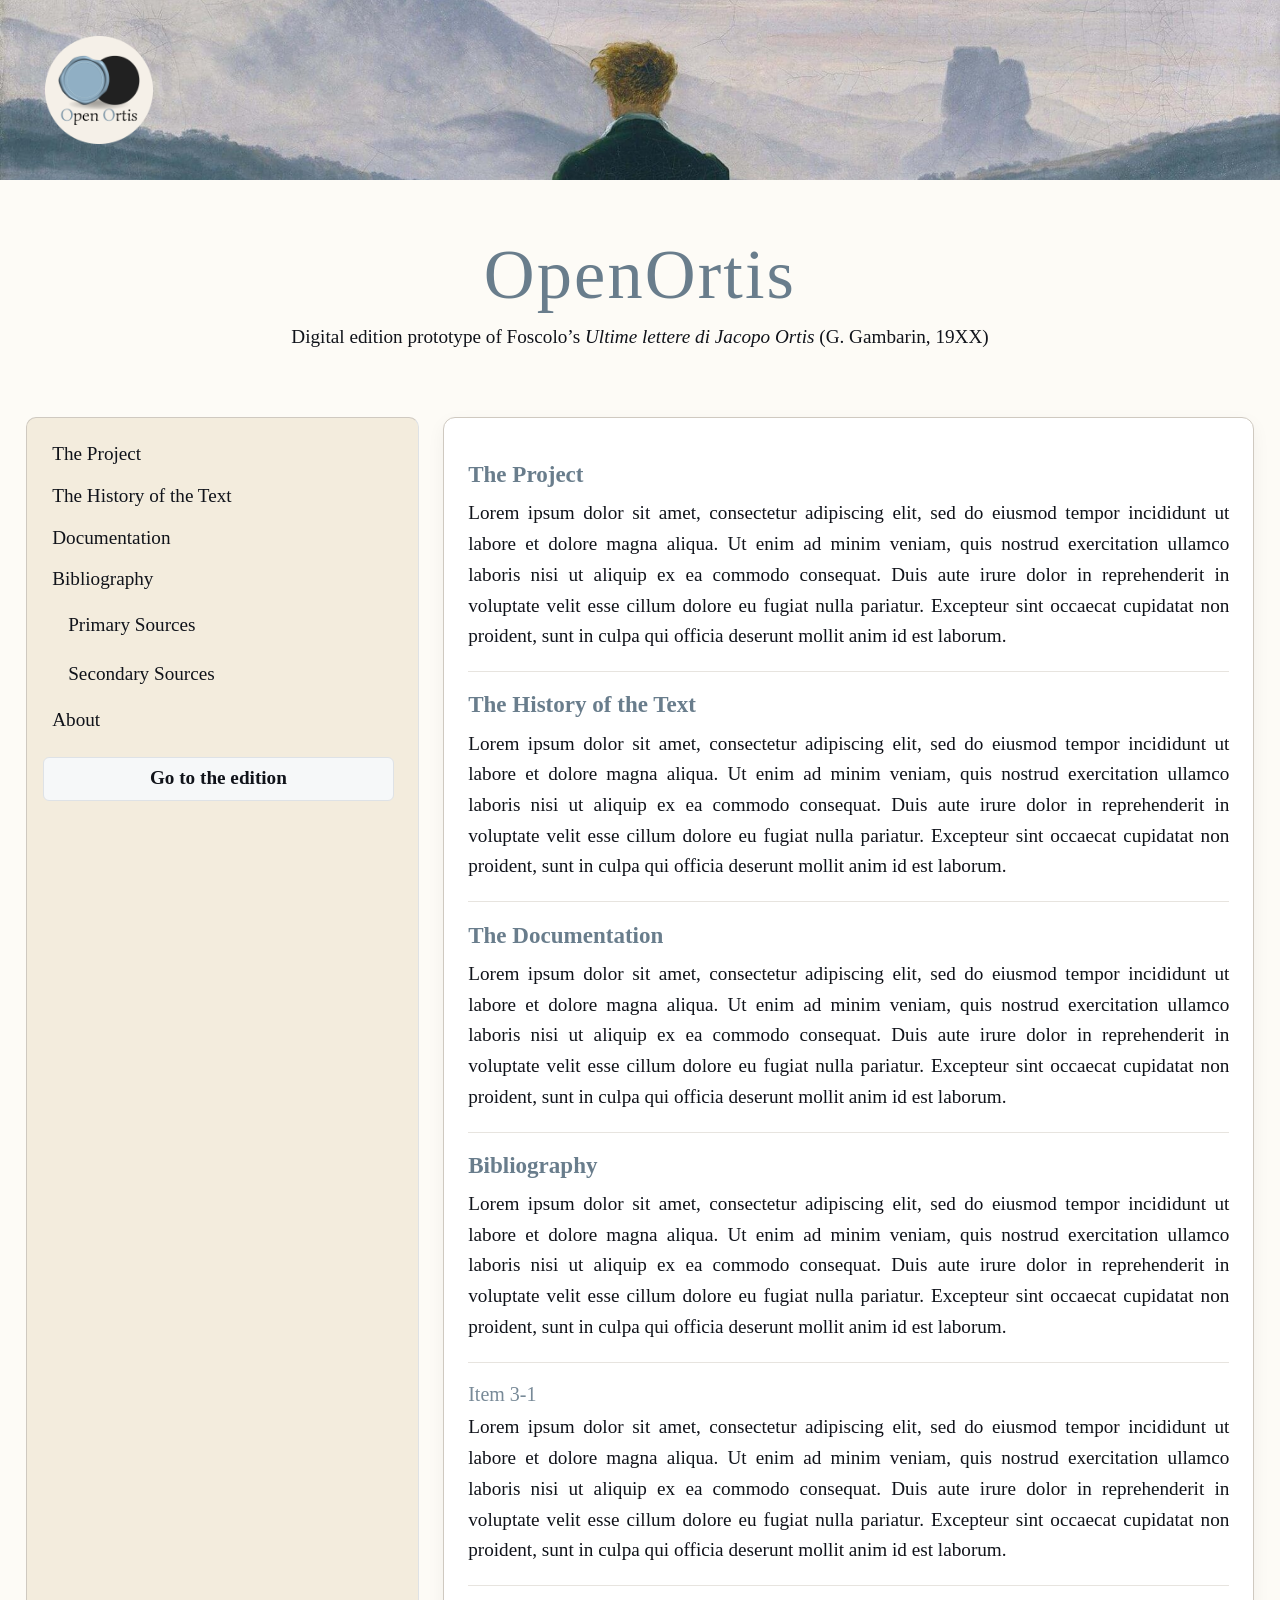
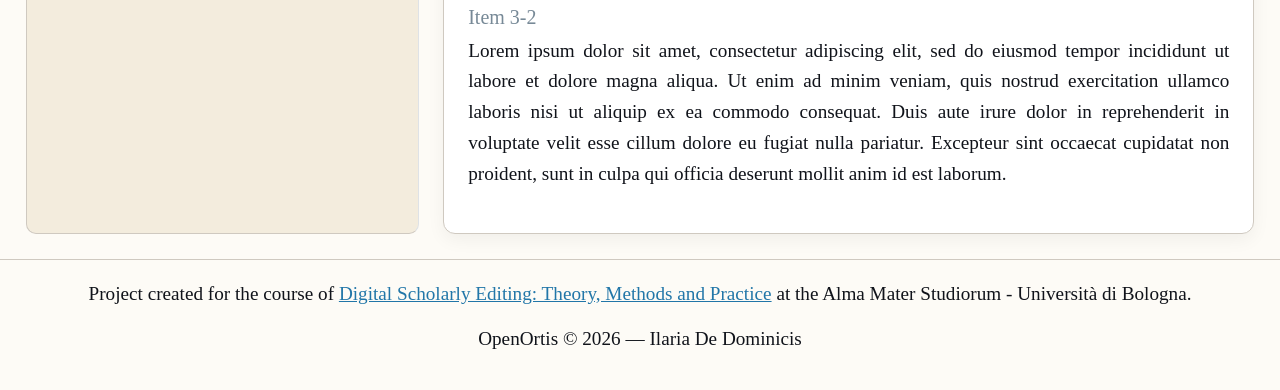
<file: index.html>
<!doctype html>
<html lang="en">

<head>
    <meta charset="utf-8">
    <meta name="viewport" content="width=device-width, initial-scale=1">
    <title>OpenOrtis</title>

    <!-----------------  Bootstrap & CSS ------------------------>
    <link href="https://cdn.jsdelivr.net/npm/bootstrap@5.3.8/dist/css/bootstrap.min.css" rel="stylesheet"
        integrity="sha384-sRIl4kxILFvY47J16cr9ZwB07vP4J8+LH7qKQnuqkuIAvNWLzeN8tE5YBujZqJLB" crossorigin="anonymous">
    <link rel="stylesheet" href="assets/main.css">

    <!-----------------  Dublin Core ------------------------>
    <link rel="schema.DC" href="http://purl.org/dc/elements/1.1/" />
    <link rel="schema.DCTERMS" href="http://purl.org/dc/terms/" />

    <meta name="DC.title" content="OpenOrtis" />
    <meta name="DC.creator" content="Ilaria De Dominicis" />
    <meta name="DC.subject" content="Digital Humanities, Cultural Heritage, Digital Edition" />
    <meta name="DC.description" content="A digital edition about The Last Letters of Jacopo Ortis by Ugo Foscolo" />
    <meta name="DC.publisher" content="Alma Mater Studiorum- University of Bologna" />
    <meta name="DC.rights"
        content="All the images and resources taken from external sources are solely used for study purposes. No commercial use is intended. OpenOrtis © 2026" />
    <meta name="DC.identifier" content="" />
    <meta name="DC.type" scheme="DCTERMS.DCMIType" content="InteractiveResource" />
    <meta name="DC.language" scheme="DCTERMS.RFC3066" content="en" />
    <meta name="DCTERMS.created" content="2026" />
    <meta name="DCTERMS.issued" content="2026" />

    <!--------------------Fonts---------------->
    <link rel="preconnect" href="https://fonts.googleapis.com">
    <link rel="preconnect" href="https://fonts.gstatic.com" crossorigin>

    <!---------Favicon---------->

    <link rel="icon" href="img/Open_Ortis_nobg.png" type="image/png">

</head>

<body>
    <div class="hero container-fluid">
        <a class="hero-logo" href="index.html">
            <img src="../img/Open_Ortis.png" alt="OpenOrtis logo">
        </a>
        <div class="hero-content">
        </div>
    </div>

    <div class="page-intro">
        <h1>OpenOrtis</h1>
        <p class="subtitle">Digital edition prototype of Foscolo’s <i>Ultime lettere di Jacopo Ortis</i> (G. Gambarin,
            19XX)</p>
    </div>

    <div class="content">
        <div class="row">
            <div class="col-4">
                <nav id="navbar-example3" class="h-100 flex-column align-items-stretch pe-4 border-end">
                    <nav class="nav nav-pills flex-column">
                        <a class="nav-link" href="#item-1">The Project</a>
                        <a class="nav-link" href="#item-2">The History of the Text</a>
                        <a class="nav-link" href="#item-3">Documentation</a>
                        <a class="nav-link" href="#item-4">Bibliography</a>
                        <nav class="nav nav-pills flex-column">
                            <a class="nav-link ms-3 my-1" href="#item-3-1">Primary Sources</a>
                            <a class="nav-link ms-3 my-1" href="#item-3-2">Secondary Sources</a>
                        </nav>
                        <a class="nav-link" href="#item-5">About</a>
                    </nav>
                    <a href="edition.html" class="nav-link mt-3 fw-bold text-center border rounded;"
                        style="background-color: #f6f8f9; color: var(--text)">
                        Go to the edition
                    </a>
                </nav>
            </div>

            <div class="col-8">
                <div data-bs-spy="scroll" data-bs-target="#navbar-example3" data-bs-smooth-scroll="true"
                    class="scrollspy-example-2" tabindex="0">
                    <div id="item-1">
                        <h4>The Project</h4>
                        <p>Lorem ipsum dolor sit amet, consectetur adipiscing elit, sed do eiusmod tempor incididunt ut
                            labore et dolore magna aliqua. Ut enim ad minim veniam, quis nostrud exercitation ullamco
                            laboris nisi ut aliquip ex ea commodo consequat. Duis aute irure dolor in reprehenderit in
                            voluptate velit esse cillum dolore eu fugiat nulla pariatur. Excepteur sint occaecat
                            cupidatat non proident, sunt in culpa qui officia deserunt mollit anim id est laborum.</p>
                    </div>
                    <div id="item-2">
                        <h4>The History of the Text</h4>
                        <p>Lorem ipsum dolor sit amet, consectetur adipiscing elit, sed do eiusmod tempor incididunt ut
                            labore et dolore magna aliqua. Ut enim ad minim veniam, quis nostrud exercitation ullamco
                            laboris nisi ut aliquip ex ea commodo consequat. Duis aute irure dolor in reprehenderit in
                            voluptate velit esse cillum dolore eu fugiat nulla pariatur. Excepteur sint occaecat
                            cupidatat non proident, sunt in culpa qui officia deserunt mollit anim id est laborum.</p>
                    </div>
                    <div id="item-3">
                        <h4>The Documentation</h4>
                        <p>Lorem ipsum dolor sit amet, consectetur adipiscing elit, sed do eiusmod tempor incididunt ut
                            labore et dolore magna aliqua. Ut enim ad minim veniam, quis nostrud exercitation ullamco
                            laboris nisi ut aliquip ex ea commodo consequat. Duis aute irure dolor in reprehenderit in
                            voluptate velit esse cillum dolore eu fugiat nulla pariatur. Excepteur sint occaecat
                            cupidatat non proident, sunt in culpa qui officia deserunt mollit anim id est laborum.</p>
                    </div>
                    <div id="item-4">
                        <h4>Bibliography</h4>
                        <p>Lorem ipsum dolor sit amet, consectetur adipiscing elit, sed do eiusmod tempor incididunt ut
                            labore et dolore magna aliqua. Ut enim ad minim veniam, quis nostrud exercitation ullamco
                            laboris nisi ut aliquip ex ea commodo consequat. Duis aute irure dolor in reprehenderit in
                            voluptate velit esse cillum dolore eu fugiat nulla pariatur. Excepteur sint occaecat
                            cupidatat non proident, sunt in culpa qui officia deserunt mollit anim id est laborum.</p>
                    </div>
                    <div id="item-3-1">
                        <h5>Item 3-1</h5>
                        <p>Lorem ipsum dolor sit amet, consectetur adipiscing elit, sed do eiusmod tempor incididunt ut
                            labore et dolore magna aliqua. Ut enim ad minim veniam, quis nostrud exercitation ullamco
                            laboris nisi ut aliquip ex ea commodo consequat. Duis aute irure dolor in reprehenderit in
                            voluptate velit esse cillum dolore eu fugiat nulla pariatur. Excepteur sint occaecat
                            cupidatat non proident, sunt in culpa qui officia deserunt mollit anim id est laborum.</p>
                    </div>
                    <div id="item-3-2">
                        <h5>Item 3-2</h5>
                        <p>Lorem ipsum dolor sit amet, consectetur adipiscing elit, sed do eiusmod tempor incididunt ut
                            labore et dolore magna aliqua. Ut enim ad minim veniam, quis nostrud exercitation ullamco
                            laboris nisi ut aliquip ex ea commodo consequat. Duis aute irure dolor in reprehenderit in
                            voluptate velit esse cillum dolore eu fugiat nulla pariatur. Excepteur sint occaecat
                            cupidatat non proident, sunt in culpa qui officia deserunt mollit anim id est laborum.</p>
                    </div>
                </div>
            </div>
        </div>
    </div>

    <!--Footer section-->
    <footer>
        <p>Project created for the course of <a
                href="https://www.unibo.it/en/study/course-units-transferable-skills-moocs/course-unit-catalogue/course-unit/2025/478841">Digital
                Scholarly Editing: Theory, Methods and Practice</a> at the Alma
            Mater Studiorum - Università di Bologna.</p>
        <p>OpenOrtis © 2026 — Ilaria De Dominicis</p>
    </footer>
</body>
</file>
<file: assets/main.css>
:root {
    --text: #10131a;
    --blackbg: #0a0a0f;
    --nav: #161c2a;
    --bg: #fdfbf6;
    --title: #e8e0d0;
    --accent: #697d8c;
    --link: #2176a8;
    --border: 1px solid #cfc9c0;
}

html,
body {
    min-height: 100vh;
}

body {
    height: 100%;
    background-color: var(--bg);
    color: var(--text);
    margin: 0;
    padding: 0;
    font-family: var(--general_font);
    font-size: 1.2em;
    text-align: justify;
    display: flex;
    flex-direction: column;
    overflow-x: hidden;
}

.content {
    padding: 2vw;
}

.page-intro {
    text-align: center;
    padding: 2rem 1rem 1.5rem 1rem;
}

.page-intro h1 {
    margin: 0;
    font-size: 4.4rem;
    letter-spacing: 0.03em;
    color: var(--accent);
    font-family: var(--h1_font);
    text-align: center;
}

.subtitle {
    margin-top: 0.5rem;
    color: var(--muted);
    font-size: 1.2rem;
    max-width: 700px;
    margin-left: auto;
    margin-right: auto;
    line-height: 1.4;
    text-align: center;
}

#navbar-example3 {
    position: sticky;
    top: 1.5rem;
    background: #f3ecdd;
    border: var(--border);
    border-radius: 10px;
    padding: 1rem;
}

#navbar-example3 .nav-link {
    color: var(--text);
    border-radius: 6px;
    padding: 0.4rem 0.6rem;
}

#navbar-example3 .nav-link:hover {
    background: rgba(82, 153, 176, 0.12);
    color: var(--accent);
}

#navbar-example3 .nav-link.active {
    background: var(--accent);
    color: #fff;
}

.scrollspy-example-2 {
    padding: 1.5rem;
    background: #fff;
    border: var(--border);
    border-radius: 12px;
    box-shadow: 0 6px 18px rgba(0, 0, 0, 0.05);
}

/* sezioni */
.scrollspy-example-2>div {
    padding: 1.2rem 0;
    border-bottom: 1px solid rgba(207, 201, 192, 0.5);
}

.scrollspy-example-2>div:last-child {
    border-bottom: none;
}

/* titoli */
.scrollspy-example-2 h4 {
    text-align: left;
    color: var(--accent);
    font-weight: 600;
    margin-bottom: 0.6rem;
}

.scrollspy-example-2 h5 {
    text-align: left;
    color: var(--accent);
    font-weight: 500;
    margin-bottom: 0.4rem;
    opacity: 0.9;
}

/* paragrafi */
.scrollspy-example-2 p {
    margin-bottom: 0;
    color: var(--text);
    line-height: 1.6;
}

/* highlight scrollspy (Bootstrap active section) */
.scrollspy-example-2>div:target {
    scroll-margin-top: 2rem;
}

/* effetto focus visivo quando nav cambia sezione */
.scrollspy-example-2 .active-section {
    background: rgba(82, 153, 176, 0.06);
    border-left: 3px solid var(--accent);
    padding-left: 1rem;
}

h4 {
    color: var(--accent);
    font-size: 1.2em;
    text-align: center;
}

a:hover,
span {
    color: var(--yellow);
}

a {
    color: var(--link);
}

footer {
    margin-top: auto;
    padding: 20px;
    /* spinge il footer in fondo */
    width: 100%;
    color: var(--text);
    border-top: var(--border);
}

footer p {
    text-align: center;
}

@media (max-width: 600px) {
    body {
        font-size: 16px;
    }

    h1 {
        font-size: 32px;
    }

    h4 {
        font-size: 18px;
    }
}

.hero {
    width: 100%;
    height: 20vh;
    background-image: url(../img/Ugo_Foscolo.jpg) !important;
    background-size: cover;
    background-position: center;
    display: flex;
    align-items: center;
    justify-content: center;
    margin-bottom: 20px;
    padding: 0;
    position: relative;
}

.hero-logo {
    position: absolute;
    top: 4vh;
    left: 5vh;
    z-index: 2;
}

.hero-logo img {
    height: 12vh;
    width: auto;
}
</file>
